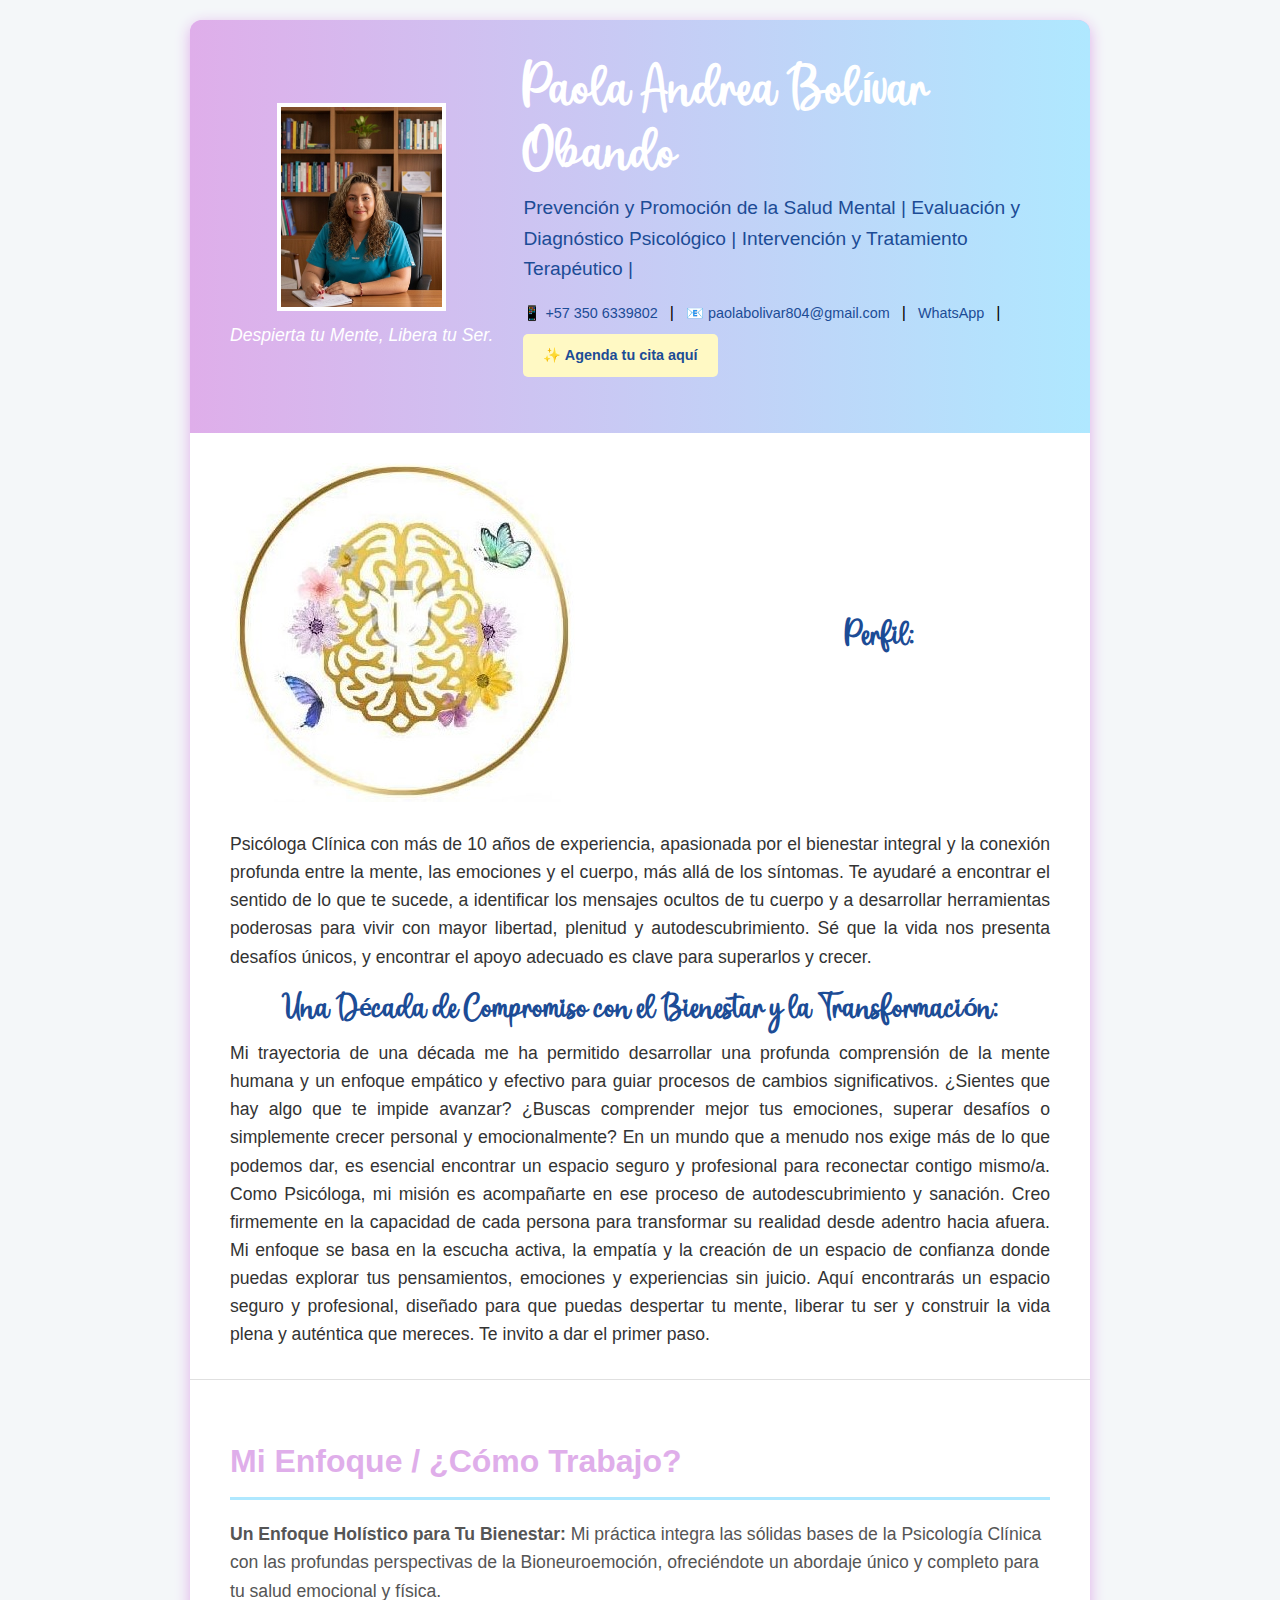
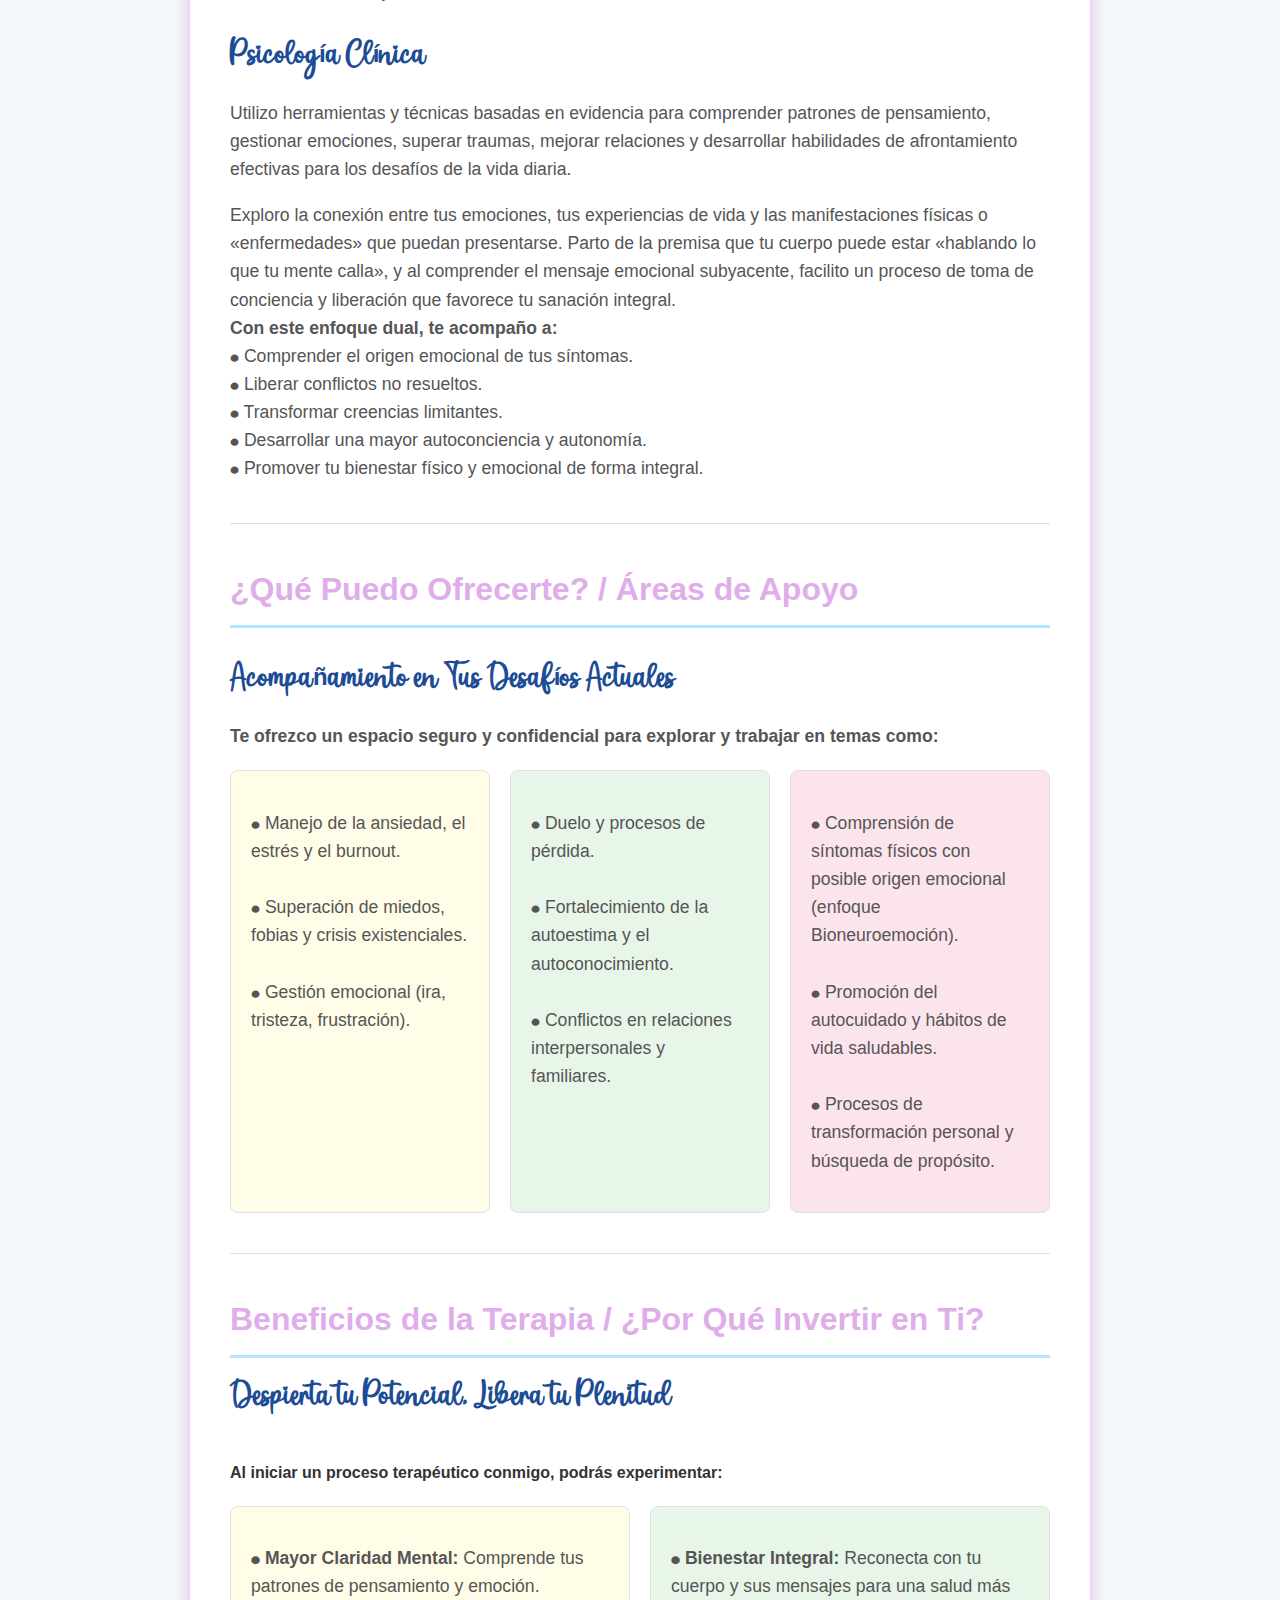
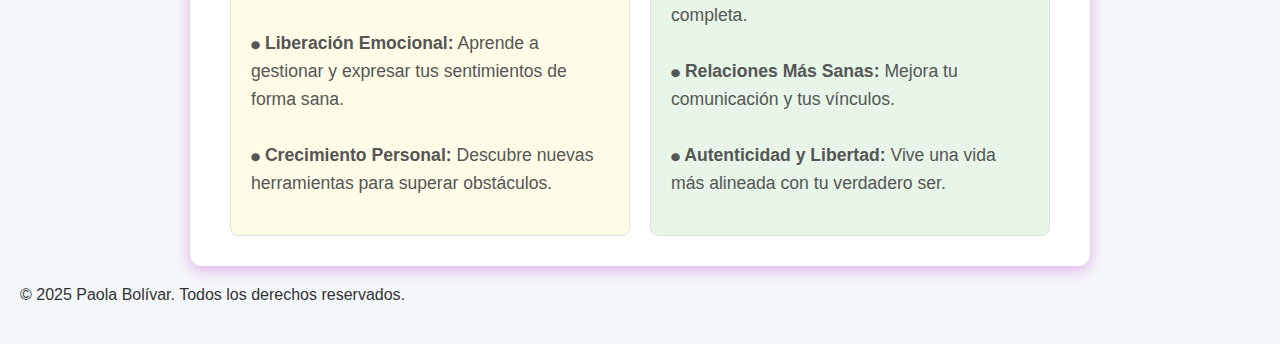
<file: index.html>
<!--Código copiado de alejandrogaleano.com-->


<!DOCTYPE html>
<html lang="es">
<head>  

 <!-- Google tag (gtag.js) -->
<script async src="https://www.googletagmanager.com/gtag/js?id=G-07S1754S8C"></script>
<script>
  window.dataLayer = window.dataLayer || [];
  function gtag(){dataLayer.push(arguments);}
  gtag('js', new Date())
  gtag('config', 'G-07S1754S8C');
</script>

    <link rel="icon" type="image/png" href="/favicon-96x96.png" sizes="96x96" />
    <link rel="icon" type="image/svg+xml" href="/favicon.svg" />
    <link rel="shortcut icon" href="/favicon.ico" />
    <link rel="apple-touch-icon" sizes="180x180" href="/apple-touch-icon.png" />
    <link rel="manifest" href="/site.webmanifest" />

    <meta charset="UTF-8">
    <meta name="viewport" content="width=device-width, initial-scale=1.0">
    
    <meta name="description" content="Perfil profesional de Paola Bolívar, psicóloga clínica con más de 10 años de experiencia en prevención y promoción de la salud mental, evaluación psicológica e intervención terapéutica.">
    
    <title>Perfil Profesional | Paola Andrea Bolívar Obando | Enfoque Holístico</title>
    
    <link rel="stylesheet" href="style.css">

    <style>
        html {
            scroll-behavior: smooth;
        }
    </style>
     </head>
<body>
    <div class="container">
        <header class="header">
            <div class="logo-slogan">
                <img src="FotoP.jpeg" alt="Psicóloga Paola" class="logo">
                <p class="slogan">Despierta tu Mente, Libera tu Ser.</p>
            </div>
            <div class="profile-info">
                <h1>Paola Andrea Bolívar Obando</h1>
                <h2>Prevención y Promoción de la Salud Mental | Evaluación y Diagnóstico Psicológico | Intervención y Tratamiento Terapéutico | </h2>
                <ul class="contact-info">
                    <li><a href="tel:+573506339802">📱 +57 350 6339802</a></li>
                    <li><a href="mailto:paolabolivar804@gmail.com">📧 paolabolivar804@gmail.com</a></li>
                    <li><a href="https://wa.me/573506339802" target="_blank" rel="noopener noreferrer">WhatsApp</a></li>
                    <li><a href="https://cal.com/paola-andrea-bolivar-obando/diagnostico" class="cta-button" target="_blank" rel="noopener noreferrer">✨ Agenda tu cita aquí</a></li>
                </ul>
            </div>
        </header>

        <section class="profile-summary">
  <div style="display: flex; align-items: center; justify-content: flex-start;">
    <img src="logo.jpeg" alt="Logo Paola Bolívar" class="logo2" style="margin-right: 270px;"> 
    <strong class="headers" style="text-align: left;">Perfil:</strong>
  </div> 
            <br>
            Psicóloga Clínica con más de 10 años de experiencia, apasionada por el bienestar integral y la conexión profunda entre la mente, las emociones y el cuerpo, más allá de los síntomas. Te ayudaré a encontrar el sentido de lo que te sucede, a identificar los mensajes ocultos de tu cuerpo y a desarrollar herramientas poderosas para vivir con mayor libertad, plenitud y autodescubrimiento. Sé que la vida nos presenta desafíos únicos, y encontrar el apoyo adecuado es clave para superarlos y crecer.
         <h3 class="headers"><strong> Una Década de Compromiso con el Bienestar y la Transformación:</strong></h3>
         Mi trayectoria de una década me ha permitido desarrollar una profunda comprensión de la mente humana y un enfoque empático y efectivo para guiar procesos de cambios significativos. ¿Sientes que hay algo que te impide avanzar? ¿Buscas comprender mejor tus emociones, superar desafíos o simplemente crecer personal y emocionalmente? En un mundo que a menudo nos exige más de lo que podemos dar, es esencial encontrar un espacio seguro y profesional para reconectar contigo mismo/a. Como Psicóloga, mi misión es acompañarte en ese proceso de autodescubrimiento y sanación. Creo firmemente en la capacidad de cada persona para transformar su realidad desde adentro hacia afuera. Mi enfoque se basa en la escucha activa, la empatía y la creación de un espacio de confianza donde puedas explorar tus pensamientos, emociones y experiencias sin juicio. Aquí encontrarás un espacio seguro y profesional, diseñado para que puedas despertar tu mente, liberar tu ser y construir la vida plena y auténtica que mereces. Te invito a dar el primer paso.
        </section>

        <main class="main-content">
            <h2>Mi Enfoque / ¿Cómo Trabajo?</h2>
            <p><strong>Un Enfoque Holístico para Tu Bienestar:</strong> Mi práctica integra las sólidas bases de la Psicología Clínica con las profundas perspectivas de la Bioneuroemoción, ofreciéndote un abordaje único y completo para tu salud emocional y física.</p>

            <h3><strong class="headers">Psicología Clínica</strong></h3>
            <p>Utilizo herramientas y técnicas basadas en evidencia para comprender patrones de pensamiento, gestionar emociones, superar traumas, mejorar relaciones y desarrollar habilidades de afrontamiento efectivas para los desafíos de la vida diaria.</p>


            <p>Exploro la conexión entre tus emociones, tus experiencias de vida y las manifestaciones físicas o «enfermedades» que puedan presentarse. Parto de la premisa que tu cuerpo puede estar «hablando lo que tu mente calla», y al comprender el mensaje emocional subyacente, facilito un proceso de toma de conciencia y liberación que favorece tu sanación integral. 
              <br>  <strong>Con este enfoque dual, te acompaño a:</strong>
<br>
                ⦁	Comprender el origen emocional de tus síntomas.
<br>
                ⦁	Liberar conflictos no resueltos.
<br>
                ⦁	Transformar creencias limitantes.
<br>
                ⦁	Desarrollar una mayor autoconciencia y autonomía.
<br>
                ⦁	Promover tu bienestar físico y emocional de forma integral.</p>
           
                <hr class="separator-line">

            <h2>¿Qué Puedo Ofrecerte? / Áreas de Apoyo</h2>
            <h3> <strong  class="headers">Acompañamiento en Tus Desafíos Actuales</strong></h3>
            <p> <strong>Te ofrezco un espacio seguro y confidencial para explorar y trabajar en temas como:</strong></p>
            <div class="tools-section">
                <div class="tool-card" id="card1">
                    <p>⦁	Manejo de la ansiedad, el estrés y el burnout. <br><br>⦁	Superación de miedos, fobias y crisis existenciales. <br><br>⦁	Gestión emocional (ira, tristeza, frustración).</p>
                </div>
                <div class="tool-card" id ="card2">
                    <p>⦁	Duelo y procesos de pérdida.<br><br>⦁	Fortalecimiento de la autoestima y el autoconocimiento.<br><br>⦁	Conflictos en relaciones interpersonales y familiares.</p>
                </div>
                <div class="tool-card" id="card3">
                    <p>⦁	Comprensión de síntomas físicos con posible origen emocional (enfoque Bioneuroemoción).<br><br>⦁	Promoción del autocuidado y hábitos de vida saludables.<br><br>⦁	Procesos de transformación personal y búsqueda de propósito.</p>
                </div>
            </div>
                 
            <hr class="separator-line">
                
                  <h2>Beneficios de la Terapia / ¿Por Qué Invertir en Ti?</h2>
                           <p><strong class="headers">Despierta tu Potencial, Libera tu Plenitud</strong>   </p>
                <br><strong>Al iniciar un proceso terapéutico conmigo, podrás experimentar:</strong>
                   
                <div class="tools-section">
                 <div class="tool-card" id="card1">
                   <p><strong>⦁	Mayor Claridad Mental:</strong> Comprende tus patrones de pensamiento y emoción. <br><br><strong>⦁	Liberación Emocional:</strong> Aprende a gestionar y expresar tus sentimientos de forma sana. <br><br><strong>⦁	Crecimiento Personal:</strong> Descubre nuevas herramientas para superar obstáculos.</p>
                </div>
                <div class="tool-card" id ="card2">
                    <p><strong>⦁	Bienestar Integral:</strong> Reconecta con tu cuerpo y sus mensajes para una salud más completa.<br><br><strong>⦁	Relaciones Más Sanas:</strong> Mejora tu comunicación y tus vínculos.<br><br><strong>⦁	Autenticidad y Libertad:</strong> Vive una vida más alineada con tu verdadero ser.</p>
                </div>
                </div>
        </main>
    </div> <footer>
        <p>© 2025 Paola Bolívar. Todos los derechos reservados.</p>
    </footer>


</body>
</html>
</file>
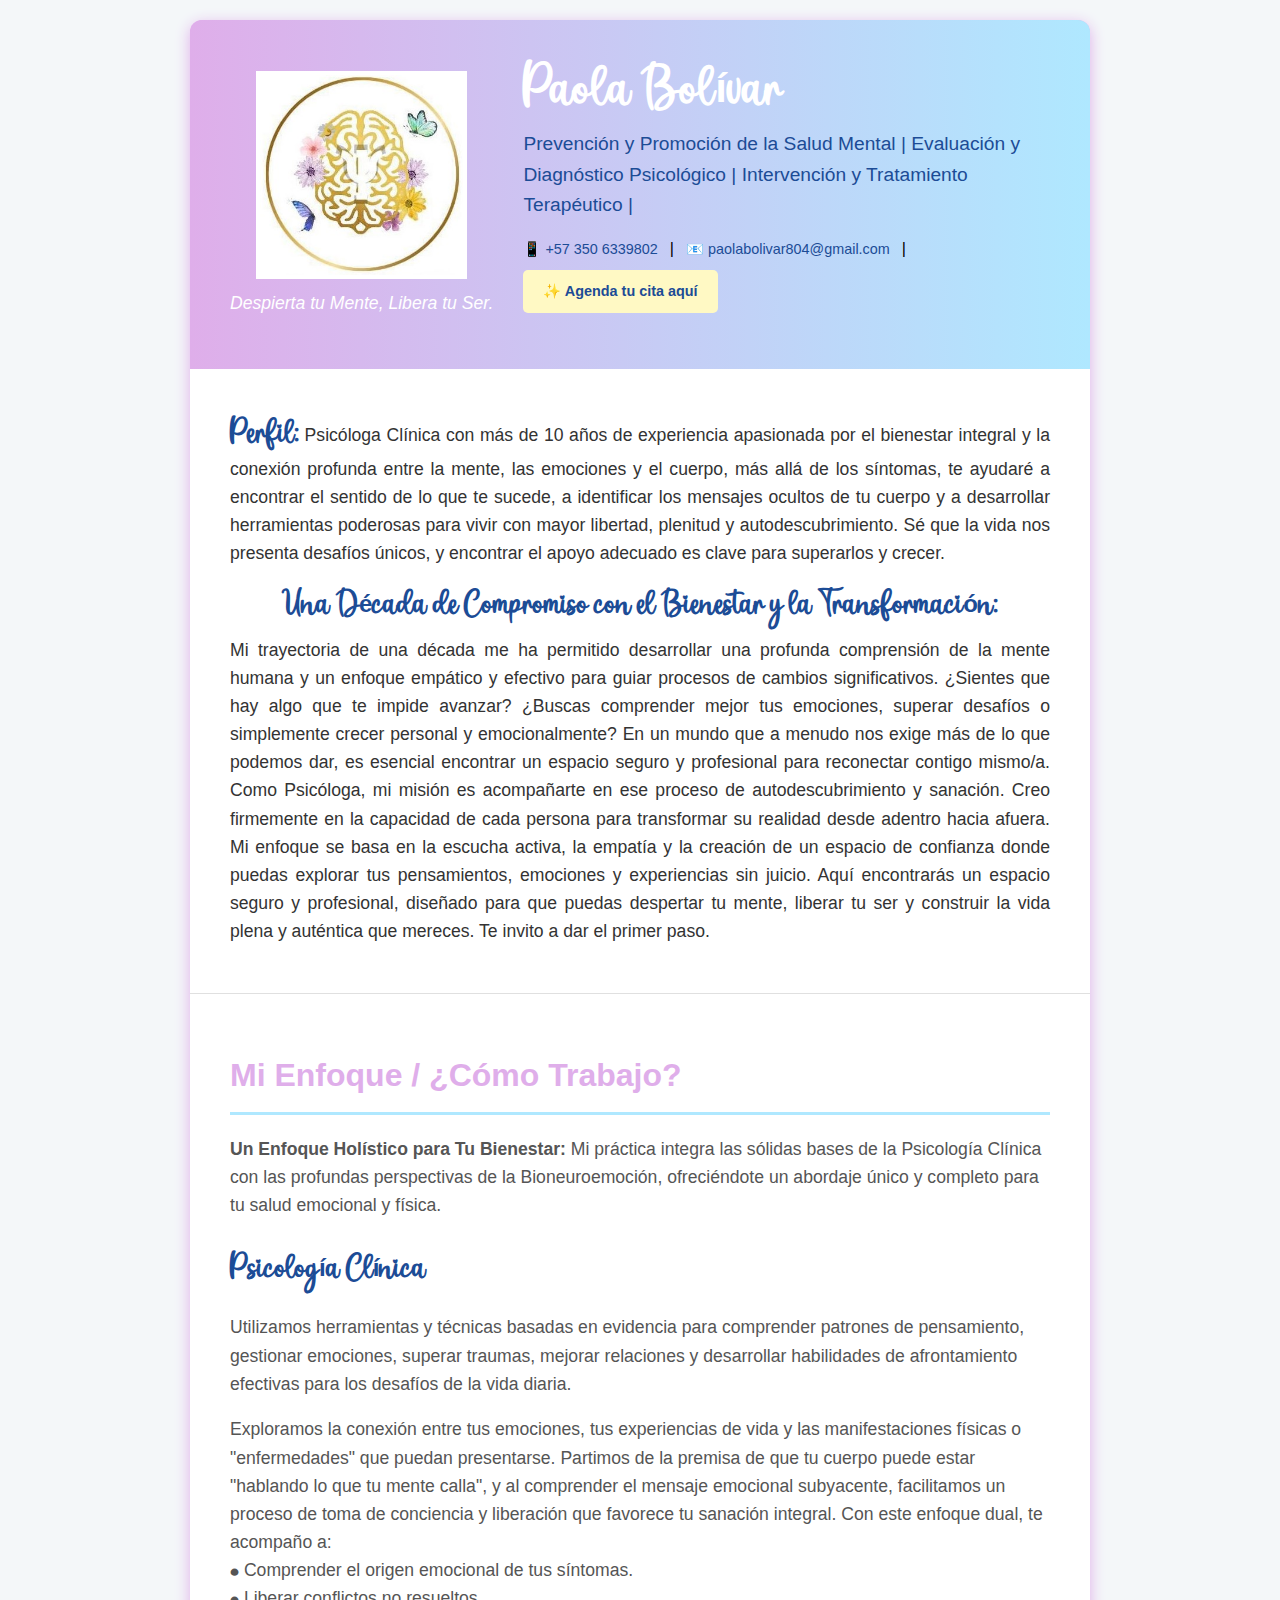
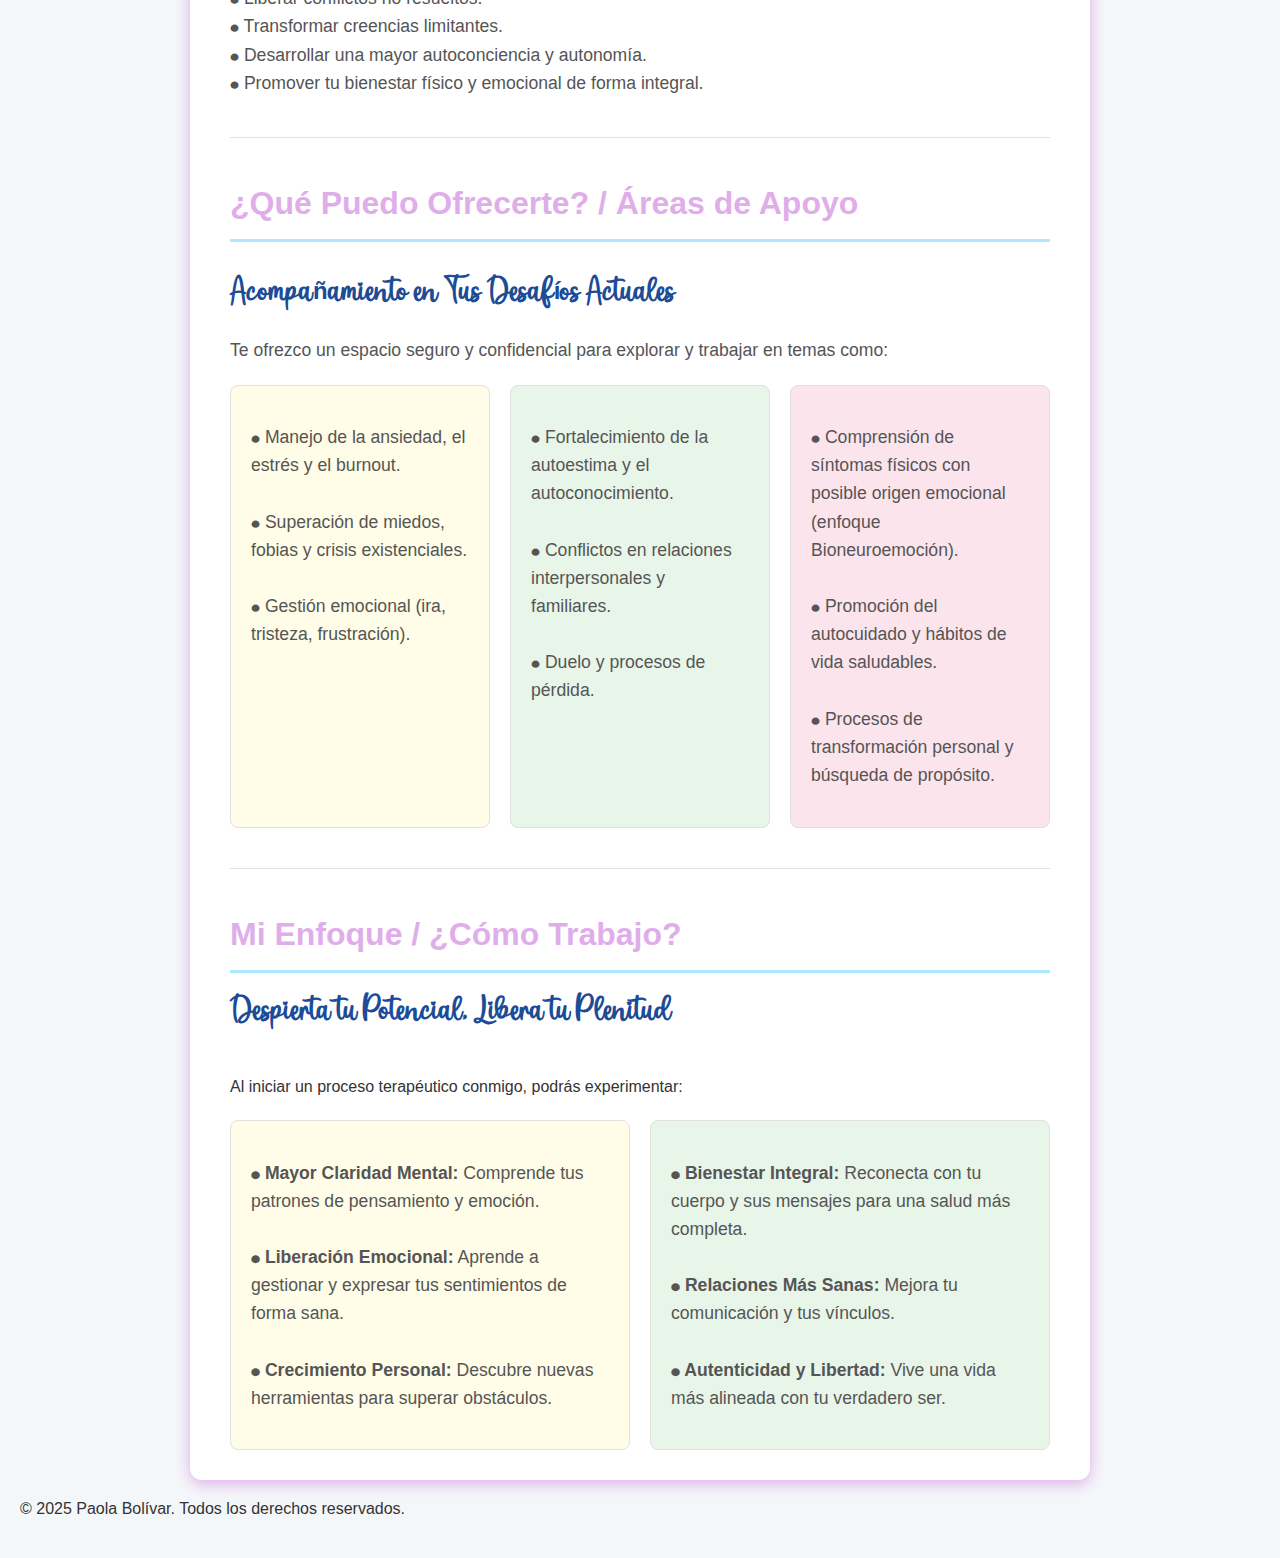
<file: Pagina.html>
<!--Código copiado de alejandrogaleano.com-->


<!DOCTYPE html>
<html lang="es">
<head>   
    <script async src="https://www.googletagmanager.com/gtag/js?id=G-103JSTD0TW"></script>
    <script>
        window.dataLayer = window.dataLayer || [];
        function gtag(){dataLayer.push(arguments);}
        gtag('js', new Date());
        gtag('config', 'G-103JSTD0TW');
    </script>
    
    <meta charset="UTF-8">
    <meta name="viewport" content="width=device-width, initial-scale=1.0">
    
    <meta name="description" content="Perfil profesional de Paola Bolívar, psicóloga clínica con más de 10 años de experiencia en prevención y promoción de la salud mental, evaluación psicológica e intervención terapéutica.">
    
    <title>Perfil Profesional | Paola Bolívar | Enfoque Holístico</title>
    
    <link rel="stylesheet" href="style.css">

    <style>
        html {
            scroll-behavior: smooth;
        }
    </style>
     </head>
<body>

    <div class="container">
        <header class="header">
            <div class="logo-slogan">
            <img src="logo.jpeg" alt="logo Psicóloga Paola" class="logo">
            <p class="slogan">Despierta tu Mente, Libera tu Ser.</p>
            </div>
            <div class="profile-info">
                <h1>Paola Bolívar</h1>
                <h2>Prevención y Promoción de la Salud Mental | Evaluación y Diagnóstico Psicológico | Intervención y Tratamiento Terapéutico | </h2>
                <ul class="contact-info">
                    <li><a href="tel:+573506339802">📱 +57 350 6339802</a></li>
                    <li><a href="mailto:paolabolivar804@gmail.com">📧 paolabolivar804@gmail.com</a></li>
                    <li><a href="https://wa.me/573506339802" class="cta-button" target="_blank" rel="noopener noreferrer">✨ Agenda tu cita aquí</a></li>
</ul>
            </div>
        </header>

        <section class="profile-summary">
        <p><strong class="headers">Perfil:</strong> Psicóloga Clínica con más de 10 años de experiencia apasionada por el bienestar integral y la conexión profunda entre la mente, las emociones y el cuerpo, más allá de los síntomas, te ayudaré a encontrar el sentido de lo que te sucede, a identificar los mensajes ocultos de tu cuerpo y a desarrollar herramientas poderosas para vivir con mayor libertad, plenitud y autodescubrimiento. Sé que la vida nos presenta desafíos únicos, y encontrar el apoyo adecuado es clave para superarlos y crecer.  <h3 class="headers"><strong> Una Década de Compromiso con el Bienestar y la Transformación:</strong></h3>  Mi trayectoria de una década me ha permitido desarrollar una profunda comprensión de la mente humana y un enfoque empático y efectivo para guiar procesos de cambios significativos. ¿Sientes que hay algo que te impide avanzar? ¿Buscas comprender mejor tus emociones, superar desafíos o simplemente crecer personal y emocionalmente? En un mundo que a menudo nos exige más de lo que podemos dar, es esencial encontrar un espacio seguro y profesional para reconectar contigo mismo/a. Como Psicóloga, mi misión es acompañarte en ese proceso de autodescubrimiento y sanación. Creo firmemente en la capacidad de cada persona para transformar su realidad desde adentro hacia afuera. Mi enfoque se basa en la escucha activa, la empatía y la creación de un espacio de confianza donde puedas explorar tus pensamientos, emociones y experiencias sin juicio. Aquí encontrarás un espacio seguro y profesional, diseñado para que puedas despertar tu mente, liberar tu ser y construir la vida plena y auténtica que mereces. Te invito a dar el primer paso.</p>
        </section>

        <main class="main-content">
            <h2>Mi Enfoque / ¿Cómo Trabajo?</h2>
            <p><strong>Un Enfoque Holístico para Tu Bienestar:</strong> Mi práctica integra las sólidas bases de la Psicología Clínica con las profundas perspectivas de la Bioneuroemoción, ofreciéndote un abordaje único y completo para tu salud emocional y física.</p>

            <h3><strong class="headers">Psicología Clínica</strong></h3>
            <p>Utilizamos herramientas y técnicas basadas en evidencia para comprender patrones de pensamiento, gestionar emociones, superar traumas, mejorar relaciones y desarrollar habilidades de afrontamiento efectivas para los desafíos de la vida diaria.</p>


            <p>Exploramos la conexión entre tus emociones, tus experiencias de vida y las manifestaciones físicas o "enfermedades" que puedan presentarse. Partimos de la premisa de que tu cuerpo puede estar "hablando lo que tu mente calla", y al comprender el mensaje emocional subyacente, facilitamos un proceso de toma de conciencia y liberación que favorece tu sanación integral. Con este enfoque dual, te acompaño a:
<br>
                ⦁	Comprender el origen emocional de tus síntomas.
<br>
                ⦁	Liberar conflictos no resueltos.
<br>
                ⦁	Transformar creencias limitantes.
<br>
                ⦁	Desarrollar una mayor autoconciencia y autonomía.
<br>
                ⦁	Promover tu bienestar físico y emocional de forma integral.</p>
           
                <hr class="separator-line">

            <h2>¿Qué Puedo Ofrecerte? / Áreas de Apoyo</h2>
            <h3> <strong  class="headers">Acompañamiento en Tus Desafíos Actuales</strong></h3>
            <p>Te ofrezco un espacio seguro y confidencial para explorar y trabajar en temas como:</p>
            <div class="tools-section">
                <div class="tool-card" id="card1">
                    <p>⦁	Manejo de la ansiedad, el estrés y el burnout. <br><br>⦁	Superación de miedos, fobias y crisis existenciales. <br><br>⦁	Gestión emocional (ira, tristeza, frustración).</p>
                </div>
                <div class="tool-card" id ="card2">
                    <p>⦁	Fortalecimiento de la autoestima y el autoconocimiento.<br><br>⦁	Conflictos en relaciones interpersonales y familiares.<br><br>⦁	Duelo y procesos de pérdida.</p>
                </div>
                <div class="tool-card" id="card3">
                    <p>⦁	Comprensión de síntomas físicos con posible origen emocional (enfoque Bioneuroemoción).<br><br>⦁	Promoción del autocuidado y hábitos de vida saludables.<br><br>⦁	Procesos de transformación personal y búsqueda de propósito.</p>
                </div>
            </div>
                 
            <hr class="separator-line">
                
                  <h2>Mi Enfoque / ¿Cómo Trabajo?</h2>
                           <p><strong class="headers">Despierta tu Potencial, Libera tu Plenitud</strong>   </p>
                <br>Al iniciar un proceso terapéutico conmigo, podrás experimentar:
                   
                <div class="tools-section">
                 <div class="tool-card" id="card1">
                   <p><strong>⦁	Mayor Claridad Mental:</strong> Comprende tus patrones de pensamiento y emoción. <br><br><strong>⦁	Liberación Emocional:</strong> Aprende a gestionar y expresar tus sentimientos de forma sana. <br><br><strong>⦁	Crecimiento Personal:</strong> Descubre nuevas herramientas para superar obstáculos.</p>
                </div>
                <div class="tool-card" id ="card2">
                    <p><strong>⦁	Bienestar Integral:</strong> Reconecta con tu cuerpo y sus mensajes para una salud más completa.<br><br><strong>⦁	Relaciones Más Sanas:</strong> Mejora tu comunicación y tus vínculos.<br><br><strong>⦁	Autenticidad y Libertad:</strong> Vive una vida más alineada con tu verdadero ser.</p>
                </div>
                </div>
        </main>
    </div> <footer>
        <p>© 2025 Paola Bolívar. Todos los derechos reservados.</p>
    </footer>


</body>
</html>
</file>
<file: style.css>
/* --- FUENTES PERSONALIZADAS --- */
@font-face {
    font-family: 'BeautifulDream';
    src: url('BeautifulDream.otf') format('opentype');
    font-weight: normal;
    font-style: normal;
}

/* --- VARIABLES DE COLOR Y CONFIGURACIONES GLOBALES --- */
:root {
    --primary-dark: #dfaeea;
    --primary-blue: #afe8ff;
    --primary-blue-dark: #2980b9;
    --text-light: #bdc3c7;
    --text-main: #333;
    --text-secondary: #555;
    --bg-light: #f4f7f9;
    --bg-white: #ffffff;
    --border-color: #e0e0e0;
    --highlight-bg: #eaf5fc;
    --cta-green: #fff9c4;
    --cta-green-dark: #7fdbff;
}

/* --- ESTILOS GENERALES --- */
html {
    scroll-behavior: smooth;
}
.profile-info h1 {
    font-family: 'BeautifulDream', sans-serif;
    color: var(--primary-dark);
}
body {
    font-family: -apple-system, BlinkMacSystemFont, "Segoe UI", Roboto, Helvetica, Arial, sans-serif;
    line-height: 1.6;
    background-color: var(--bg-light);
    color: var(--text-main);
    margin: 0;
    padding: 20px;
}

.headers {
    font-family: 'BeautifulDream', sans-serif;
    color: #1C4C96;
    margin-top: 20px;
    margin-bottom: 10px;
    font-size: 1.5rem;
    text-align: center;

}

/* --- CONTENEDOR PRINCIPAL --- */
.container {
    max-width: 900px;
    margin: 0 auto;
    background-color: var(--bg-white);
    border-radius: 12px;
    box-shadow: 0 4px 15px #dfaeea;
    overflow: hidden;
}

/* --- ENCABEZADO Y PERFIL --- */
.header {
    background: linear-gradient(90deg, #dfaeea 0%, #afe8ff 100%);
    display: flex;
    justify-content: space-between;
    align-items: center;
    gap: 30px;
    padding: 40px;
    background-color: var(--primary-dark);
    color: var(--bg-white);
    flex-wrap: wrap;
}

.logo {
    height: 200px;
    border: 4px solid var(--bg-white);
    object-fit: cover;
    flex-shrink: 0;
}

.logo-slogan {
    display: flex;
    flex-direction: column;
    align-items: center;
    gap: 10px;
}

.slogan {
    margin: 0;
    font-size: 1.1rem;
    color: var(--bg-white);
    text-align: center;
    font-style: italic;
}

.profile-info {
    flex: 1;
}

.profile-info h1 {
    margin: 0 0 5px 0;
    font-size: 2.5rem;
    color: var(--bg-white);
}

.profile-info h2 {
    margin: 0;
    font-weight: 400;
    font-size: 1.2rem;
    color: #1C4C96;
}

.contact-info {
    list-style: none;
    padding: 0;
    margin-top: 15px;
    display: flex;
    flex-wrap: wrap;
    align-items: center;
    gap: 8px 12px;
}

.contact-info li a {
    color: #1C4C96;
    text-decoration: none;
    font-size: 0.9rem;
    transition: color 0.3s ease;
}

.contact-info li a:hover {
    color: var(--bg-white);
}

.contact-info li:not(:last-child)::after {
    content: '|';
    color: #000000;
    margin-left: 12px;
}

/* --- SECCIÓN RESUMEN DE PERFIL --- */
.profile-summary {
    padding: 30px 40px;
    font-size: 1.1rem;
    text-align: justify;
    border-bottom: 1px solid var(--border-color);
}

/* --- CONTENIDO PRINCIPAL --- */
.main-content {
    padding: 30px 40px;
}

.main-content h2 {
    font-size: 2rem;
    color: var(--primary-dark);
    border-bottom: 3px solid var(--primary-blue);
    padding-bottom: 10px;
    margin-bottom: 20px;
}

.main-content h3 {
    font-size: 1.5rem;
    color: #34495e;
    margin-top: 30px;
}

.main-content p,
.main-content li {
    font-size: 1.1rem;
    color: var(--text-secondary);
}

/* --- SEPARADOR --- */
.separator-line {
    margin: 40px 0;
    border: 0;
    border-top: 1px solid var(--border-color);
}

/* --- SECCIÓN DE HERRAMIENTAS --- */
.tools-section {
    display: grid;
    grid-template-columns: repeat(auto-fit, minmax(250px, 1fr));
    gap: 20px;
    margin-top: 20px;
}

.tool-card {
    padding: 20px;
    border-radius: 8px;
    border: 1px solid var(--border-color);
    transition: transform 0.3s ease, box-shadow 0.3s ease;
}

#card1 {
    background-color: #FFFDE7 !important; /* Amarillo pastel */
}
#card2 {
    background-color: #E8F5E9 !important; /* Verde pastel */
}
#card3 {
    background-color: #FCE4EC !important; /* Rosado pastel */
}

.tool-card:hover {
    transform: translateY(-5px);
    box-shadow: 0 6px 12px rgba(0, 0, 0, 0.1);
}

/* --- BOTÓN DE LLAMADA A LA ACCIÓN (CTA) --- */
.cta-button {
    display: inline-block;
    background-color: var(--cta-green);
    color: white;
    padding: 10px 20px;
    border-radius: 5px;
    text-decoration: none;
    font-weight: bold;
    transition: background-color 0.3s ease;
    white-space: nowrap;
}

.cta-button:hover {
    background-color: var(--cta-green-dark);
}


.back-button-simple {
    display: inline-block;
    background-color: #6c757d;
    color: white;
    padding: 8px 15px;
    border-radius: 5px;
    text-decoration: none;
    font-size: 0.9em;
    transition: background-color 0.3s ease;
}

.back-button-simple:hover {
    background-color: #5a6268;
}

/* --- MEDIA QUERIES PARA MÓVILES --- */
@media (max-width: 768px) {
    body {
        padding: 10px;
    }

    .header {
        flex-direction: column;
        text-align: center;
        gap: 20px;
        padding: 30px 20px;
    }

    .contact-info {
        justify-content: center;
    }

    .profile-info h1 {
        font-size: 2rem;
    }

    .profile-summary,
    .main-content {
        padding: 25px 20px;
    }

}
</file>
